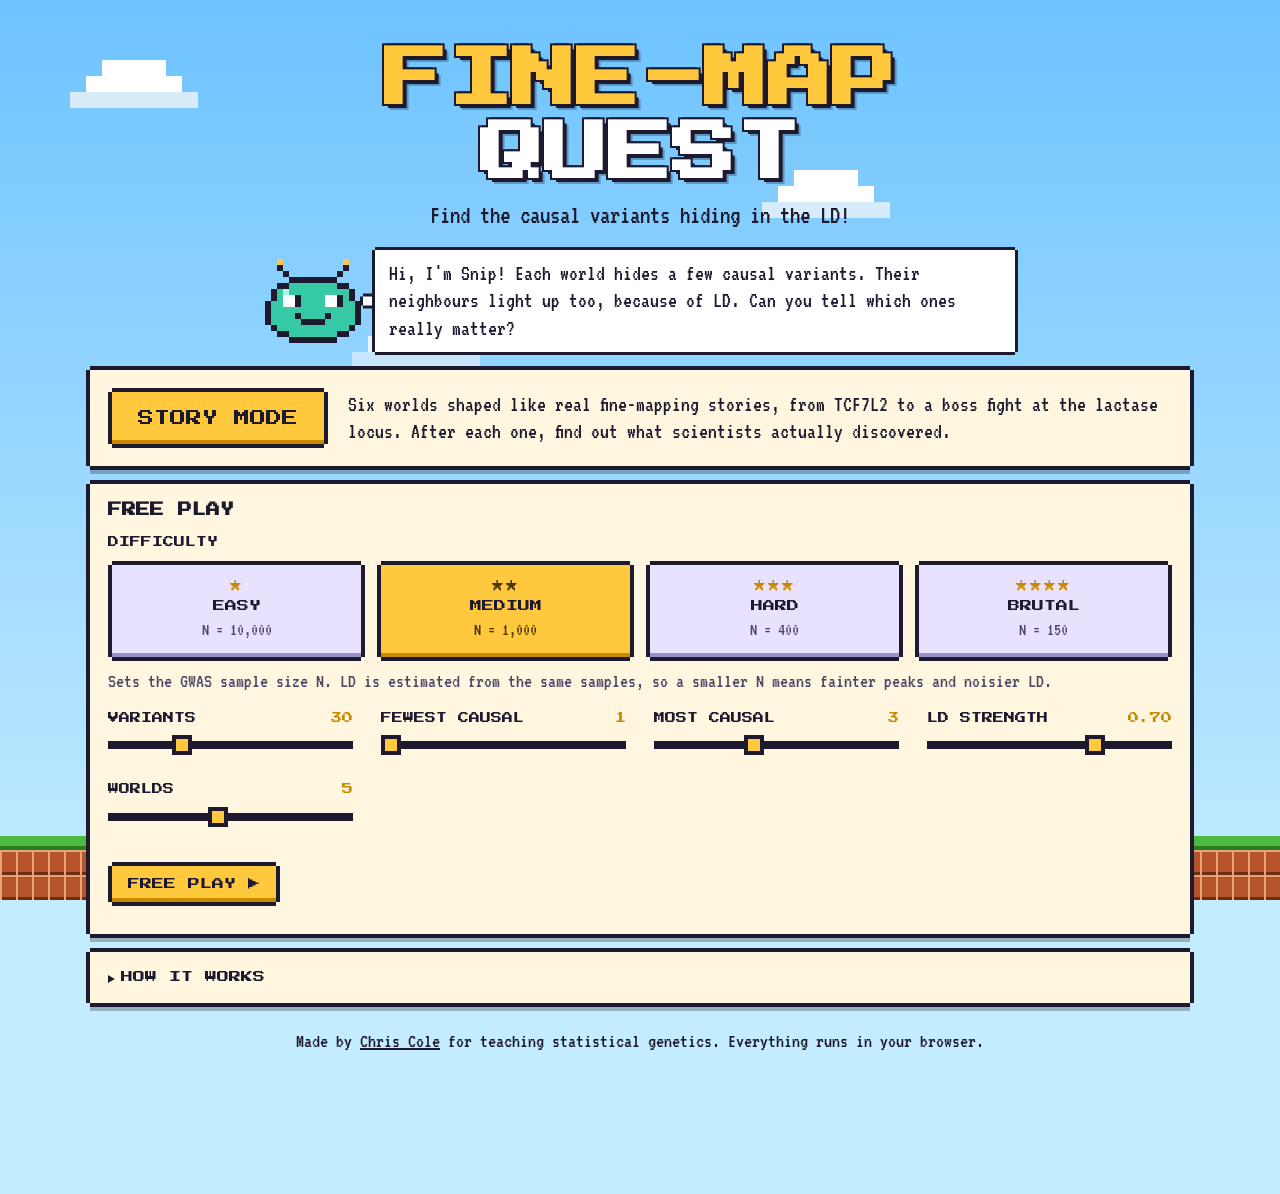
<file: index.html>
<!doctype html>
<html lang="en">
<head>
<meta charset="utf-8">
<meta name="viewport" content="width=device-width, initial-scale=1">
<title>Fine-map Quest</title>
<meta name="description" content="A pixel-art game about fine-mapping: find the causal variants hiding in the LD.">
<link rel="icon" type="image/png" href="icon.png">
<meta property="og:type" content="website">
<meta property="og:site_name" content="Chris Cole">
<meta property="og:url" content="https://chrisbcole.me/finemap-quest/">
<meta property="og:title" content="Fine-map Quest">
<meta property="og:description" content="Can you spot the causal variants hiding in the LD? A pixel-art game about fine-mapping. Beat STEP-BOT, play six real loci in story mode, or race your class.">
<meta property="og:image" content="https://chrisbcole.me/finemap-quest/og.png">
<meta property="og:image:width" content="1200">
<meta property="og:image:height" content="630">
<meta property="og:image:alt" content="Fine-map Quest: a green pixel mascot next to a GWAS plot with a flag on the tallest peak">
<meta name="twitter:card" content="summary_large_image">
<meta name="twitter:title" content="Fine-map Quest">
<meta name="twitter:description" content="Can you spot the causal variants hiding in the LD? A pixel-art game about fine-mapping.">
<meta name="twitter:image" content="https://chrisbcole.me/finemap-quest/og.png">
<link rel="preconnect" href="https://fonts.googleapis.com">
<link rel="preconnect" href="https://fonts.gstatic.com" crossorigin>
<link href="https://fonts.googleapis.com/css2?family=Press+Start+2P&family=VT323&display=swap" rel="stylesheet">
<link rel="stylesheet" href="style.css?v=2026111821087">
</head>
<body>
<div class="sky" aria-hidden="true"><div class="cloud c1"></div><div class="cloud c2"></div><div class="cloud c3"></div></div>

<main>
  <!-- Title -->
  <section id="title" class="screen">
    <h1 class="logo"><span>FINE-MAP</span><span>QUEST</span></h1>
    <p class="tagline">Find the causal variants hiding in the LD!</p>
    <div class="hero">
      <canvas class="sprite" id="hero-snip" width="16" height="14" aria-label="Snip, the game's mascot"></canvas>
      <div class="bubble">Hi, I'm Snip! Each world hides a few causal variants. Their neighbours light up too, because of LD. Can you tell which ones really matter?</div>
    </div>

    <div class="panel modes">
      <div class="mode">
        <button id="story" class="btn btn-gold big-btn">STORY MODE</button>
        <p>Six worlds shaped like real fine-mapping stories, from TCF7L2 to a boss fight at the lactase locus. After each one, find out what scientists actually discovered.</p>
      </div>
    </div>

    <div class="panel options">
      <h2>FREE PLAY</h2>
      <div class="opt-grid">
        <div class="opt">
          <span class="opt-label">DIFFICULTY</span>
          <div class="levels" id="levels" role="radiogroup" aria-label="Difficulty"></div>
          <p class="opt-help">Sets the GWAS sample size N. LD is estimated from the same samples, so a smaller N means fainter peaks and noisier LD.</p>
        </div>
        <div class="opt">
          <label for="s-variants" class="opt-label">VARIANTS <output id="o-variants"></output></label>
          <input id="s-variants" type="range" min="10" max="80" step="1" value="30">
        </div>
        <div class="opt">
          <label for="s-kmin" class="opt-label">FEWEST CAUSAL <output id="o-kmin"></output></label>
          <input id="s-kmin" type="range" min="1" max="6" step="1" value="1">
        </div>
        <div class="opt">
          <label for="s-kmax" class="opt-label">MOST CAUSAL <output id="o-kmax"></output></label>
          <input id="s-kmax" type="range" min="1" max="6" step="1" value="3">
        </div>
        <div class="opt">
          <label for="s-ld" class="opt-label">LD STRENGTH <output id="o-ld"></output></label>
          <input id="s-ld" type="range" min="0" max="1" step="0.05" value="0.7">
        </div>
        <div class="opt">
          <label for="s-rounds" class="opt-label">WORLDS <output id="o-rounds"></output></label>
          <input id="s-rounds" type="range" min="1" max="10" step="1" value="5">
        </div>
      </div>
      <div class="start-row">
        <button id="start" class="btn btn-gold">FREE PLAY ▶</button>
        <span class="hi" id="hi-score"></span>
      </div>
      <p class="code" id="seed-note"></p>
    </div>

    <details class="panel how">
      <summary>HOW IT WORKS</summary>
      <ul>
        <li><b>The region.</b> Each world is a stretch of genome with a few dozen variants. Nearby variants are inherited together (linkage disequilibrium, LD), so they're correlated: strongly when close, weakly when far apart, with patches where recombination broke things up. Variants are built from overlapping haplotype segments plus a chain along the region, so the LD decays with distance and is patchy, like real data.</li>
        <li><b>The phenotype.</b> A few variants are causal, each explaining 1–4% of the phenotype's variance, with random signs. The rest do nothing.</li>
        <li><b>What you see.</b> The GWAS: −log<sub>10</sub> p from testing each variant on its own. And the LD (r²) between variants, estimated from the same N samples, so it carries sampling noise of about 1/√N.</li>
        <li><b>Your rival.</b> STEP-BOT runs a stepwise conditional analysis: take the strongest variant, refit conditioning on it, and repeat while the best remaining one passes p &lt; 0.05 / variants.</li>
        <li><b>Hints.</b> Toggle on functional annotations (missense, promoter, enhancer) for every variant. Causal variants are more likely to carry one, as in real data, but most annotated variants are still bystanders. Using hints in a world costs 20% of its coins. Methods like PolyFun use annotations in the same way.</li>
        <li><b>Story mode.</b> Six worlds shaped like real loci, with what fine-mapping and follow-up work actually found. The data are simulated to echo each story; the LD and effect sizes aren't the real ones.</li>
        <li><b>Scoring.</b> Each world is worth 100 coins: twice the number you got right, divided by your picks plus the true causal variants (the F1 score). A wrong pick and a missed causal variant cost the same.</li>
        <li><b>Class mode.</b> The settings and a game code go in the link, so everyone who opens it plays the same worlds.</li>
      </ul>
    </details>
  </section>

  <!-- Game -->
  <section id="game" class="screen hidden">
    <div class="hud panel">
      <div class="hud-item"><span class="hud-k">WORLD</span><span class="hud-v" id="hud-world">1-1</span></div>
      <div class="hud-item"><span class="hud-k"><canvas class="coin" width="8" height="8"></canvas> COINS</span><span class="hud-v" id="hud-coins">0000</span></div>
      <div class="hud-item"><span class="hud-k">STEP-BOT</span><span class="hud-v" id="hud-bot">0000</span></div>
      <div class="hud-item"><span class="hud-k" id="hud-level-k">LEVEL</span><span class="hud-v" id="hud-level">MEDIUM</span></div>
      <button class="btn btn-small" id="mute" aria-pressed="false" title="Sound on or off">SOUND ON</button>
    </div>

    <div class="speaker">
      <canvas class="sprite small" id="game-snip" width="16" height="14" aria-hidden="true"></canvas>
      <div class="bubble" id="say"></div>
    </div>

    <div class="charts">
      <div class="panel screen-panel">
        <div class="chart-head">
          <p class="chart-title">GWAS <span>−log<sub>10</sub> p for each variant on its own</span></p>
          <button class="btn btn-small hint-btn" id="hint-btn" aria-pressed="false" title="Show what's known about each variant: missense, promoter or enhancer. Costs 20% of this world's coins.">HINTS OFF</button>
        </div>
        <svg id="scatter" viewBox="0 0 640 380" role="img" aria-label="Association plot"></svg>
        <div class="legend" id="scatter-legend"></div>
      </div>
      <div class="panel screen-panel">
        <p class="chart-title">LD <span>r² between variants</span></p>
        <canvas id="heat" aria-label="LD matrix"></canvas>
        <div class="colorbar"><span>0</span><span class="bar" id="colorbar"></span><span>1</span></div>
        <p class="ld-note" id="ld-note"></p>
        <label class="toggle hidden" id="true-ld-wrap"><input type="checkbox" id="true-ld"> SHOW TRUE LD</label>
      </div>
    </div>

    <div class="blocks" id="chips" aria-label="Variants: toggle your picks"></div>

    <div class="actions" id="actions">
      <button id="submit" class="btn btn-gold">LOCK IN!</button>
      <button id="clear" class="btn">CLEAR</button>
    </div>

    <div class="panel result hidden" id="reveal">
      <p class="banner" id="banner"></p>
      <div class="versus">
        <div><canvas class="sprite small" id="res-snip" width="16" height="14" aria-hidden="true"></canvas><span class="vs-name">YOU</span><span class="vs-score" id="vs-you"></span></div>
        <div class="vs">VS</div>
        <div><canvas class="sprite small" id="res-bot" width="12" height="12" aria-hidden="true"></canvas><span class="vs-name">STEP-BOT</span><span class="vs-score" id="vs-bot"></span></div>
      </div>
      <p id="reveal-truth"></p>
      <p id="reveal-step"></p>
      <div class="story-box hidden" id="reveal-story"><p class="story-head">THE REAL STORY</p><p id="story-text"></p>
        <p class="story-note">This world was simulated to echo the real locus; its LD and effect sizes aren't the real ones.</p></div>
      <button id="next" class="btn btn-gold">NEXT WORLD ▶</button>
    </div>
  </section>

  <!-- End -->
  <section id="results" class="screen hidden">
    <h1 class="logo small-logo"><span id="end-head">COURSE CLEAR!</span></h1>
    <div class="panel final">
      <div class="final-row">
        <canvas class="sprite" id="end-snip" width="16" height="14" aria-hidden="true"></canvas>
        <div>
          <p class="final-score"><canvas class="coin big" width="8" height="8"></canvas> <span id="final-score"></span></p>
          <p class="rank" id="final-title"></p>
          <p id="final-compare"></p>
          <p class="hi" id="final-hi"></p>
        </div>
      </div>
      <div class="table-scroll">
        <table>
          <thead><tr><th>WORLD</th><th>CAUSAL</th><th>YOUR PICKS</th><th class="num">YOU</th><th>STEP-BOT</th><th class="num">BOT</th></tr></thead>
          <tbody id="results-body"></tbody>
          <tfoot><tr><td colspan="3">TOTAL</td><td class="num" id="tot-you"></td><td></td><td class="num" id="tot-step"></td></tr></tfoot>
        </table>
      </div>
      <div class="end-actions">
        <button id="again" class="btn btn-gold">PLAY AGAIN</button>
        <button id="change" class="btn">MENU</button>
        <button id="share" class="btn">COPY LINK</button>
      </div>
    </div>
    <details class="panel how" open>
      <summary>WHY IS THIS HARD?</summary>
      <ul>
        <li>A variant in strong LD with a causal one carries almost the same signal, so the tallest peak is often a bystander.</li>
        <li>Two causal variants in LD can add up and make a bystander between them look strongest, or cancel out when their effects have opposite signs.</li>
        <li>LD estimated from a few hundred samples is noisy: variants can look linked, or unlinked, by chance.</li>
        <li>Conditioning on one causal variant makes its neighbours' signals vanish. Conditional analysis and fine-mapping methods (SuSiE, FINEMAP) build on that, but none of them can separate variants in near-perfect LD. That needs more samples, other populations, or functional data.</li>
      </ul>
    </details>
  </section>

  <footer>Made by <a href="https://chrisbcole.me">Chris Cole</a> for teaching statistical genetics. Everything runs in your browser.</footer>
</main>
<div class="ground" aria-hidden="true"></div>
<div id="tip" class="hidden"></div>

<script src="engine.js?v=2026111821087"></script>
<script src="stories.js?v=2026111821087"></script>
<script src="game.js?v=2026111821087"></script>
</body>
</html>
</file>
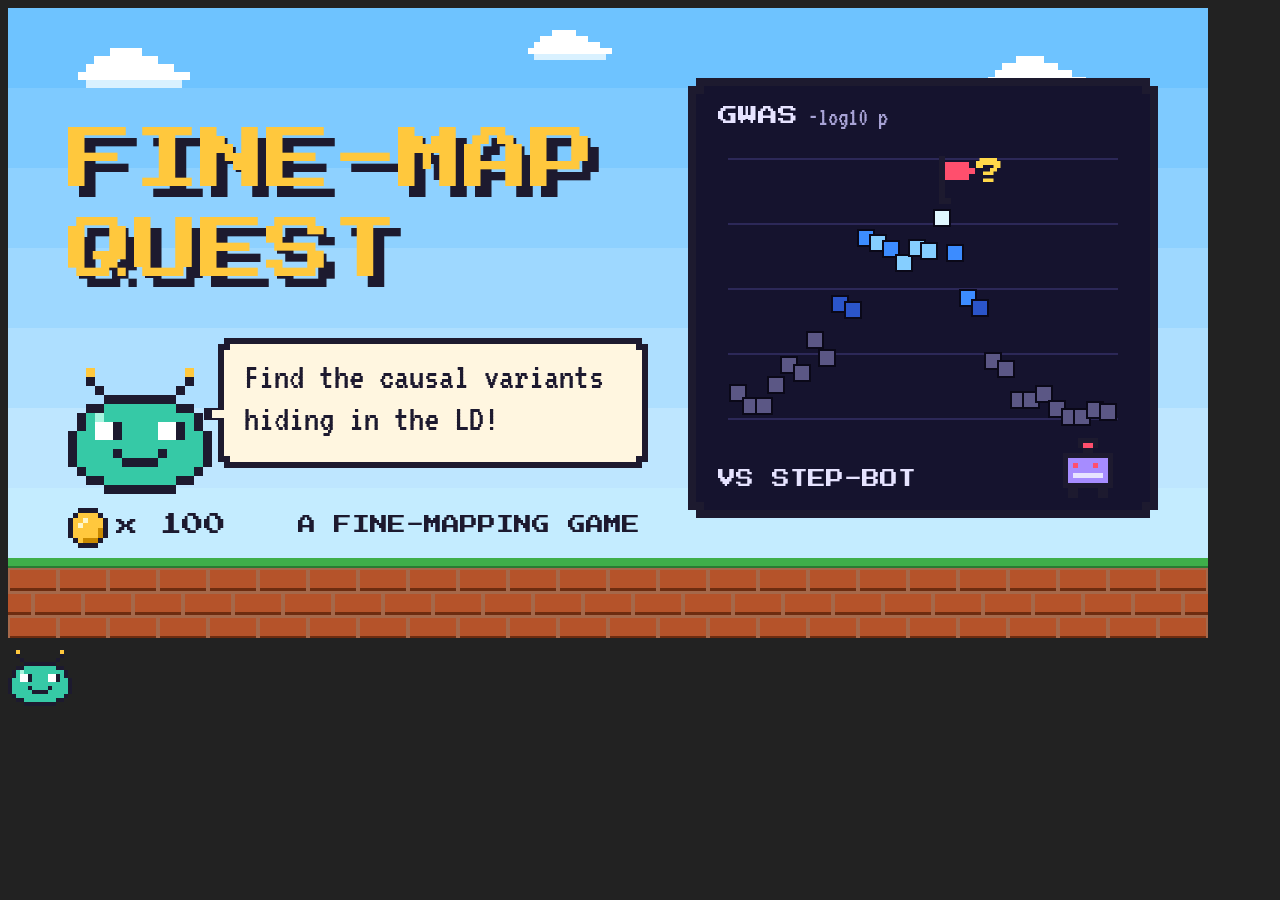
<file: tools/social-card.html>
<!doctype html>
<html lang="en">
<head>
<meta charset="utf-8">
<title>Fine-map Quest: social card</title>
<link href="https://fonts.googleapis.com/css2?family=Press+Start+2P&family=VT323&display=swap" rel="stylesheet">
<style>body { margin: 0; background: #222; } canvas { display: block; margin: 8px; }</style>
</head>
<body>
<!-- Draws og.png (the link preview) and icon.png (the favicon). Serve the repo root, open this page,
     and save each canvas (right-click, Save image as) into the repo root. -->
<canvas id="card" width="1200" height="630"></canvas>
<canvas id="icon" width="64" height="64"></canvas>
<script src="../engine.js"></script>
<script>
"use strict";
const SNIP = ["..a..........a..", "..k..........k..", "...k........k...", "....kkkkkkkk....", "..kkggggggggkk..",
  ".kglggggggggggk.", ".kgwwpggggwwpgk.", "kggwwpggggwwpggk", "kggggggggggggggk", "kggggmggggmggggk", "kgggggmmmmgggggk",
  ".kggggggggggggk.", "..kkggggggggkk..", "....kkkkkkkk...."];
const SNIP_C = { k: "#1d1a2f", g: "#36c9a6", l: "#a8f5e0", w: "#ffffff", p: "#1d1a2f", m: "#1d1a2f", a: "#ffc83d" };
const BOT = ["....kkkk....", "....kaak....", ".....kk.....", ".kkkkkkkkkk.", ".kssssssssk.", ".ksrsssrssk.", ".kssssssssk.",
  ".ksmmmmmmsk.", ".kssssssssk.", ".kkkkkkkkkk.", "..kk....kk..", "..kk....kk.."];
const BOT_C = { k: "#1d1a2f", a: "#ff4f6d", s: "#a68cff", r: "#ff4f6d", m: "#e6e3ff" };
const COIN = ["..kkkk..", ".kyyyyk.", "kyywyyyk", "kywyyyyk", "kyyyyyok", "kyyyyyok", ".kyoook.", "..kkkk.."];
const COIN_C = { k: "#1d1a2f", y: "#ffc83d", w: "#fff6c8", o: "#c98a00" };
const FLAG = ["k.....", "kffff.", "kfffff", "kffff.", "k.....", "k.....", "k.....", "kk...."];
const FLAG_C = { k: "#1d1a2f", f: "#ff4f6d" };
const CLOUD = ["....wwww......", "..wwwwwwww....", ".wwwwwwwwwww..", "wwwwwwwwwwwwww", ".ssssssssssss."];
const CLOUD_C = { w: "#ffffff", s: "#d9f1ff" };

function sprite(ctx, rows, colors, x, y, s) {
  rows.forEach((row, j) => [...row].forEach((ch, i) => {
    if (colors[ch]) { ctx.fillStyle = colors[ch]; ctx.fillRect(x + i * s, y + j * s, s, s); }
  }));
}
function text(ctx, str, x, y, size, fill, shadow, font = "Press Start 2P", align = "left") {
  ctx.font = `${size}px "${font}"`; ctx.textAlign = align; ctx.textBaseline = "top";
  if (shadow) { ctx.fillStyle = shadow; ctx.fillText(str, x + size / 6, y + size / 6); }
  ctx.fillStyle = fill; ctx.fillText(str, x, y);
}
// A panel with notched pixel corners and a thick dark edge, like the game's
function panel(ctx, x, y, w, h, fill, e = 6) {
  ctx.fillStyle = "#1d1a2f";
  ctx.fillRect(x + e, y, w - 2 * e, h); ctx.fillRect(x, y + e, w, h - 2 * e);
  ctx.fillStyle = fill;
  ctx.fillRect(x + 2 * e, y + e, w - 4 * e, h - 2 * e); ctx.fillRect(x + e, y + 2 * e, w - 2 * e, h - 4 * e);
}

function card() {
  const c = document.getElementById("card"), ctx = c.getContext("2d");
  ctx.imageSmoothingEnabled = false;
  // Sky in bands, as a pixel game would draw a gradient
  const bands = ["#6ec3ff", "#7ecaff", "#8ed1ff", "#9ed8ff", "#aedfff", "#bee6ff", "#c4ecff"];
  bands.forEach((col, i) => { ctx.fillStyle = col; ctx.fillRect(0, i * 80, 1200, 80); });
  sprite(ctx, CLOUD, CLOUD_C, 70, 40, 8);
  sprite(ctx, CLOUD, CLOUD_C, 520, 22, 6);
  sprite(ctx, CLOUD, CLOUD_C, 980, 48, 7);

  // Brick ground
  const gy = 560;
  ctx.fillStyle = "#3fae4a"; ctx.fillRect(0, gy - 10, 1200, 10);
  ctx.fillStyle = "#2a7a33"; ctx.fillRect(0, gy - 2, 1200, 2);
  ctx.fillStyle = "#a5684a"; ctx.fillRect(0, gy, 1200, 70);
  for (let r = 0; r < 3; r++) for (let i = -1; i < 26; i++) {
    const x = i * 50 + (r % 2 ? 25 : 0), y = gy + 2 + r * 24;
    ctx.fillStyle = "#b5532a"; ctx.fillRect(x + 2, y, 46, 21);
    ctx.fillStyle = "#6d2c10"; ctx.fillRect(x + 2, y + 18, 46, 3);
  }

  // Title
  text(ctx, "FINE-MAP", 60, 120, 66, "#ffc83d", "#1d1a2f");
  text(ctx, "QUEST", 60, 210, 66, "#ffc83d", "#1d1a2f");
  // Tagline in a speech panel next to Snip
  panel(ctx, 210, 330, 430, 130, "#fff6e0");
  text(ctx, "Find the causal variants", 236, 350, 38, "#1d1a2f", null, "VT323");
  text(ctx, "hiding in the LD!", 236, 392, 38, "#1d1a2f", null, "VT323");
  ctx.fillStyle = "#1d1a2f"; ctx.fillRect(196, 400, 16, 12);
  ctx.fillStyle = "#fff6e0"; ctx.fillRect(204, 402, 12, 8);
  sprite(ctx, SNIP, SNIP_C, 60, 360, 9); // Snip, 144 x 126
  sprite(ctx, COIN, COIN_C, 60, 500, 5);
  text(ctx, "x 100", 108, 506, 22, "#1d1a2f");
  text(ctx, "A FINE-MAPPING GAME", 290, 508, 18, "#1d1a2f");

  // The GWAS screen: a real simulated world
  const px = 680, py = 70, pw = 470, ph = 440;
  panel(ctx, px, py, pw, ph, "#15132e", 8);
  text(ctx, "GWAS", px + 30, py + 28, 20, "#e6e3ff");
  text(ctx, "-log10 p", px + 120, py + 26, 26, "#a8a3d6", null, "VT323");
  // A world where several linked variants share the top of the peak, which is the whole puzzle
  const rand = mulberry32(11);
  let cur;
  for (let t = 0; t < 200; t++) {
    cur = simulate({ variants: 30, samples: 2500, ld: 0.9, causal: [14], effects: [0.025], extra: [{ centre: 14, width: 4, amp: 2.5 }] }, rand);
    const top = Math.max(...cur.nlp);
    if (cur.nlp.filter((v) => v > 0.75 * top).length >= 4 && cur.nlp.indexOf(top) !== 14) break;
  }
  const ax = px + 40, ay = py + 80, aw = pw - 80, ah = ph - 180;
  ctx.fillStyle = "#2c2858";
  for (let k = 0; k <= 4; k++) ctx.fillRect(ax, ay + (ah * k) / 4, aw, 2);
  const top = Math.max(...cur.nlp) * 1.3;
  const X = (j) => ax + 10 + (j * (aw - 20)) / (cur.m - 1), Y = (v) => ay + ah - (v / top) * ah;
  const lead = cur.nlp.indexOf(Math.max(...cur.nlp));
  const ld = ["#5b5785", "#2b55c9", "#3c8cff", "#85ceff", "#e0f7ff"];
  cur.nlp.forEach((v, j) => {
    const r2 = cur.R[lead * cur.m + j] ** 2, col = ld[Math.min(4, Math.floor(r2 * 5))];
    const x = Math.round(X(j)) - 7, y = Math.round(Y(v)) - 7;
    ctx.fillStyle = "#0a0818"; ctx.fillRect(x - 2, y - 2, 18, 18);
    ctx.fillStyle = col; ctx.fillRect(x, y, 14, 14);
  });
  // A flag on the tallest peak, and a question mark: is it really causal?
  sprite(ctx, FLAG, FLAG_C, Math.round(X(lead)) - 3, Math.round(Y(cur.nlp[lead])) - 62, 6);
  text(ctx, "?", Math.round(X(lead)) + 34, Math.round(Y(cur.nlp[lead])) - 60, 28, "#ffd84a");
  // STEP-BOT, the rival, by the screen
  text(ctx, "VS STEP-BOT", px + 30, py + ph - 48, 18, "#e6e3ff");
  sprite(ctx, BOT, BOT_C, px + pw - 100, py + ph - 80, 5);
}

function icon() {
  const c = document.getElementById("icon"), ctx = c.getContext("2d");
  sprite(ctx, SNIP, SNIP_C, 0, 4, 4);
}

document.fonts.load('66px "Press Start 2P"').then(() => document.fonts.load('38px "VT323"')).then(() => { card(); icon(); });
</script>
</body>
</html>
</file>
<file: style.css>
:root {
  --sky-top: #6ec3ff;
  --sky-bottom: #c4ecff;
  --cloud: #ffffff;
  --cloud-shade: #d6ecfa;
  --panel: #fff6e0;
  --panel-ink: #1d1a2f;
  --panel-ink-2: #4d4766;
  --edge: #1d1a2f;
  --gold: #ffc83d;
  --gold-dark: #c98a00;
  --btn: #e9e2ff;
  --btn-dark: #9a8fc7;
  --brick: #b5532a;
  --brick-dark: #6d2c10;
  --mortar: #e5a476;
  --grass: #4cbb3f;
  --grass-dark: #2b7d24;
  /* The chart screens are dark, so marks glow */
  --screen: #15132e;
  --screen-grid: #2c2858;
  --screen-ink: #e6e3ff;
  --screen-ink-2: #a8a3d6;
  --point: #d9d6f5;
  --flag: #ff4f6d;
  --good: #46d160;
  --bad: #ff5a4f;
  --bot: #a68cff;
  --star: #ffd84a;
  --ld0: #5b5785; --ld1: #2b55c9; --ld2: #3c8cff; --ld3: #85ceff; --ld4: #e0f7ff;
}
@media (prefers-color-scheme: dark) {
  :root:not([data-theme="light"]) {
    --sky-top: #0d0b2a;
    --sky-bottom: #2b2466;
    --cloud: #3c3780;
    --cloud-shade: #2f2a6a;
    --panel: #26224a;
    --panel-ink: #f3efff;
    --panel-ink-2: #bdb6e8;
    --edge: #0a0818;
    --btn: #3d3775;
    --btn-dark: #1b1840;
    --brick: #7d3a20;
    --brick-dark: #3e1a0a;
    --mortar: #a5684a;
    --grass: #2e7d2a;
    --grass-dark: #1b4f18;
  }
}
:root[data-theme="dark"] {
  --sky-top: #0d0b2a; --sky-bottom: #2b2466; --cloud: #3c3780; --cloud-shade: #2f2a6a;
  --panel: #26224a; --panel-ink: #f3efff; --panel-ink-2: #bdb6e8; --edge: #0a0818;
  --btn: #3d3775; --btn-dark: #1b1840; --brick: #7d3a20; --brick-dark: #3e1a0a; --mortar: #a5684a;
  --grass: #2e7d2a; --grass-dark: #1b4f18;
}

* { box-sizing: border-box; }
html { background: var(--sky-bottom); }
body {
  margin: 0; min-height: 100vh; color: var(--panel-ink);
  background: linear-gradient(var(--sky-top), var(--sky-bottom)) fixed;
  font-family: "VT323", ui-monospace, monospace; font-size: 22px; line-height: 1.25;
  image-rendering: pixelated;
}
.pixel, h1, h2, .btn, .hud, .opt-label, .chart-title, .banner, .rank, .final-score, th, summary, .levels, .toggle, .vs-name, .vs, .blocks, .start-row .hi {
  font-family: "Press Start 2P", ui-monospace, monospace;
}
a { color: inherit; }
main { position: relative; z-index: 1; max-width: 1140px; margin: 0 auto; padding: 24px 16px 140px; }
.hidden { display: none !important; }

/* Sky decoration */
.sky { position: fixed; inset: 0; pointer-events: none; overflow: hidden; z-index: 0; }
.cloud {
  position: absolute; width: 16px; height: 16px; background: var(--cloud);
  box-shadow:
    16px 0 var(--cloud), 32px 0 var(--cloud), 48px 0 var(--cloud),
    -16px 16px var(--cloud), 0 16px var(--cloud), 16px 16px var(--cloud), 32px 16px var(--cloud), 48px 16px var(--cloud), 64px 16px var(--cloud),
    -32px 32px var(--cloud-shade), -16px 32px var(--cloud-shade), 0 32px var(--cloud-shade), 16px 32px var(--cloud-shade), 32px 32px var(--cloud-shade), 48px 32px var(--cloud-shade), 64px 32px var(--cloud-shade), 80px 32px var(--cloud-shade);
  animation: drift 90s linear infinite;
}
.c1 { top: 60px; left: 8%; }
.c2 { top: 170px; left: 62%; animation-duration: 120s; }
.c3 { top: 320px; left: 30%; animation-duration: 150s; opacity: 0.8; }
@keyframes drift { from { transform: translateX(-30vw); } to { transform: translateX(110vw); } }
@media (prefers-reduced-motion: reduce) { .cloud { animation: none; } }
.ground {
  position: fixed; left: 0; right: 0; bottom: 0; height: 64px; z-index: 0;
  background:
    linear-gradient(var(--grass) 0 10px, var(--grass-dark) 10px 14px, transparent 14px),
    linear-gradient(var(--mortar) 0 2px, transparent 2px) 0 14px / 32px 25px,
    linear-gradient(90deg, var(--mortar) 0 2px, transparent 2px) 0 14px / 32px 50px,
    linear-gradient(90deg, var(--mortar) 0 2px, transparent 2px) 16px 39px / 32px 50px,
    linear-gradient(var(--brick) 0 22px, var(--brick-dark) 22px 25px) 0 14px / 100% 25px;
}

/* Pixel panels: square corners notched with box-shadows */
.panel {
  background: var(--panel); color: var(--panel-ink); padding: 18px; margin: 18px 4px;
  box-shadow:
    0 -4px 0 0 var(--edge), 0 4px 0 0 var(--edge), -4px 0 0 0 var(--edge), 4px 0 0 0 var(--edge),
    0 8px 0 0 rgba(0, 0, 0, 0.25);
}
h2 { font-size: 14px; margin: 0 0 16px; }

/* Title */
.logo { text-align: center; margin: 20px 0 6px; line-height: 1.15; }
.logo span {
  display: block; font-size: clamp(28px, 7vw, 64px); color: var(--gold);
  text-shadow: 4px 4px 0 var(--edge), -2px -2px 0 var(--edge), 2px -2px 0 var(--edge), -2px 2px 0 var(--edge), 6px 6px 0 rgba(0,0,0,0.25);
}
.logo span + span { color: #ffffff; }
.small-logo span { font-size: clamp(22px, 5vw, 44px); }
.tagline { text-align: center; font-size: 26px; margin: 8px 0 18px; color: var(--edge); }
@media (prefers-color-scheme: dark) { :root:not([data-theme="light"]) .tagline { color: var(--panel-ink); } }
.hero, .speaker { display: flex; gap: 14px; align-items: center; justify-content: center; margin: 8px 0; }
.speaker { justify-content: flex-start; }
.sprite { width: 96px; height: 84px; image-rendering: pixelated; flex: none; }
.sprite.small { width: 56px; height: 49px; }
#res-bot.small { width: 48px; height: 48px; }
.hero .sprite { animation: hop 1.4s steps(2) infinite; }
@keyframes hop { 50% { transform: translateY(-8px); } }
@media (prefers-reduced-motion: reduce) { .hero .sprite { animation: none; } }
.bubble {
  position: relative; background: #ffffff; color: #1d1a2f; padding: 10px 14px; max-width: 640px;
  box-shadow: 0 -3px 0 0 var(--edge), 0 3px 0 0 var(--edge), -3px 0 0 0 var(--edge), 3px 0 0 0 var(--edge);
}
.bubble::before {
  content: ""; position: absolute; left: -12px; top: 50%; width: 9px; height: 9px; background: #ffffff;
  box-shadow: -3px 0 0 var(--edge), 0 -3px 0 var(--edge), 0 3px 0 var(--edge); transform: translateY(-50%);
}

/* Options */
.opt-grid { display: grid; grid-template-columns: repeat(auto-fit, minmax(230px, 1fr)); gap: 18px 28px; }
.opt:first-child { grid-column: 1 / -1; }
.opt-label { display: flex; justify-content: space-between; font-size: 11px; gap: 8px; }
.opt-label output { color: var(--gold-dark); }
@media (prefers-color-scheme: dark) { :root:not([data-theme="light"]) .opt-label output { color: var(--gold); } }
.opt-help { margin: 8px 0 0; color: var(--panel-ink-2); font-size: 20px; }
.levels { display: grid; grid-template-columns: repeat(4, minmax(0, 1fr)); gap: 12px; margin-top: 12px; }
.level { font-size: 11px; padding: 12px 6px; line-height: 1.6; }
.level small { display: block; font-family: "VT323", monospace; font-size: 18px; color: var(--panel-ink-2); }
.level .stars { color: var(--gold-dark); letter-spacing: 2px; }
.level[aria-checked="true"] { background: var(--gold); color: #1d1a2f; box-shadow: 0 -4px 0 0 var(--edge), 0 4px 0 0 var(--edge), -4px 0 0 0 var(--edge), 4px 0 0 0 var(--edge), inset 0 -4px 0 var(--gold-dark); }
.level[aria-checked="true"] small, .level[aria-checked="true"] .stars { color: #4a3500; }
@media (max-width: 560px) { .levels { grid-template-columns: repeat(2, 1fr); } }

input[type=range] { -webkit-appearance: none; appearance: none; width: 100%; height: 24px; background: transparent; margin: 8px 0 0; cursor: pointer; }
input[type=range]::-webkit-slider-runnable-track { height: 8px; background: var(--edge); }
input[type=range]::-moz-range-track { height: 8px; background: var(--edge); }
input[type=range]::-webkit-slider-thumb { -webkit-appearance: none; width: 20px; height: 20px; margin-top: -6px; background: var(--gold); border: 4px solid var(--edge); border-radius: 0; }
input[type=range]::-moz-range-thumb { width: 12px; height: 12px; background: var(--gold); border: 4px solid var(--edge); border-radius: 0; }
input[type=range]:focus-visible { outline: 3px dashed var(--flag); outline-offset: 4px; }

.start-row { display: flex; gap: 20px; align-items: center; flex-wrap: wrap; margin-top: 26px; }
.hi { font-size: 12px; line-height: 1.6; color: var(--panel-ink-2); }
.code { font-size: 20px; color: var(--panel-ink-2); margin: 10px 0 0; }

/* Buttons: chunky, press down on click */
.btn {
  font-size: 12px; padding: 12px 16px; cursor: pointer; border: none; border-radius: 0;
  background: var(--btn); color: var(--panel-ink);
  box-shadow: 0 -4px 0 0 var(--edge), 0 4px 0 0 var(--edge), -4px 0 0 0 var(--edge), 4px 0 0 0 var(--edge), inset 0 -4px 0 var(--btn-dark);
  margin: 4px;
}
.btn:hover { filter: brightness(1.06); }
.btn:active { transform: translateY(3px); box-shadow: 0 -4px 0 0 var(--edge), 0 4px 0 0 var(--edge), -4px 0 0 0 var(--edge), 4px 0 0 0 var(--edge); }
.btn:focus-visible { outline: 3px dashed var(--flag); outline-offset: 6px; }
.btn:disabled { opacity: 0.5; cursor: default; transform: none; }
.btn-gold { background: var(--gold); color: #1d1a2f; box-shadow: 0 -4px 0 0 var(--edge), 0 4px 0 0 var(--edge), -4px 0 0 0 var(--edge), 4px 0 0 0 var(--edge), inset 0 -4px 0 var(--gold-dark); }
.big-btn { font-size: 16px; padding: 18px 26px; animation: blink 1.2s steps(1) infinite; }
@keyframes blink { 50% { color: #8a5d00; } }
@media (prefers-reduced-motion: reduce) { .big-btn { animation: none; } }
.btn-small { font-size: 9px; padding: 8px 10px; }

/* How it works */
.how summary { font-size: 12px; cursor: pointer; }
.how ul { margin: 14px 0 0; padding-left: 22px; }
.how li { margin: 0 0 10px; max-width: 90ch; }

/* HUD */
.hud { display: flex; justify-content: space-between; align-items: center; gap: 12px; flex-wrap: wrap; padding: 12px 18px; }
.hud-item { display: flex; flex-direction: column; gap: 6px; }
.hud-k { font-size: 9px; color: var(--panel-ink-2); display: flex; gap: 6px; align-items: center; }
.hud-v { font-size: 15px; font-variant-numeric: tabular-nums; }
.coin { width: 16px; height: 16px; image-rendering: pixelated; }
.coin.big { width: 32px; height: 32px; vertical-align: -4px; }

/* Charts */
.charts { display: grid; grid-template-columns: minmax(0, 3fr) minmax(0, 2fr); gap: 8px 20px; }
@media (max-width: 860px) { .charts { grid-template-columns: 1fr; } }
.screen-panel { background: var(--screen); color: var(--screen-ink); }
.chart-title { font-size: 11px; margin: 0 0 10px; color: var(--gold); }
.chart-title span { font-family: "VT323", monospace; font-size: 18px; color: var(--screen-ink-2); margin-left: 6px; }
#scatter { width: 100%; display: block; shape-rendering: crispEdges; }
svg text { fill: var(--screen-ink-2); font-family: "VT323", monospace; font-size: 18px; }
svg .axis-title { fill: var(--screen-ink-2); font-size: 19px; }
svg .mark-label { font-family: "Press Start 2P", monospace; font-size: 9px; fill: var(--screen-ink); }
.legend { display: flex; gap: 14px; flex-wrap: wrap; font-size: 18px; color: var(--screen-ink-2); margin-top: 6px; min-height: 26px; align-items: center; }
.legend .sw { display: inline-block; width: 12px; height: 12px; vertical-align: -1px; margin-right: 5px; }
#heat { width: 100%; aspect-ratio: 1 / 1; display: block; cursor: crosshair; image-rendering: pixelated; }
.colorbar { display: flex; align-items: center; gap: 8px; font-size: 18px; color: var(--screen-ink-2); margin-top: 8px; }
.colorbar .bar { flex: 1; height: 12px; max-width: 220px; }
.ld-note { color: var(--screen-ink-2); font-size: 18px; margin: 6px 0 0; }
.toggle { display: inline-flex; gap: 8px; align-items: center; font-size: 10px; margin-top: 10px; cursor: pointer; color: var(--gold); }
.toggle input { width: 18px; height: 18px; accent-color: var(--gold); }

/* Variant blocks */
.blocks { display: flex; flex-wrap: wrap; gap: 10px; margin: 18px 4px; }
.block {
  font: inherit; font-size: 9px; min-width: 44px; padding: 9px 4px; cursor: pointer; border: none; border-radius: 0;
  background: var(--btn); color: var(--panel-ink);
  box-shadow: 0 -3px 0 0 var(--edge), 0 3px 0 0 var(--edge), -3px 0 0 0 var(--edge), 3px 0 0 0 var(--edge), inset 0 -3px 0 var(--btn-dark);
}
.block[aria-pressed="true"] { background: var(--flag); color: #ffffff; box-shadow: 0 -3px 0 0 var(--edge), 0 3px 0 0 var(--edge), -3px 0 0 0 var(--edge), 3px 0 0 0 var(--edge), inset 0 -3px 0 #a3203a; }
.block.correct { background: var(--good); color: #0b2a10; }
.block.wrong { background: var(--bad); color: #ffffff; }
.block.missed { background: var(--star); color: #1d1a2f; outline: 3px dashed var(--edge); outline-offset: 3px; }
.block:disabled { cursor: default; }
.block:focus-visible { outline: 3px dashed var(--flag); outline-offset: 4px; }
.actions { display: flex; gap: 14px; margin: 8px 4px; flex-wrap: wrap; }

/* Round result */
.result { text-align: center; }
.banner { font-family: "Press Start 2P", monospace; font-size: clamp(22px, 4vw, 34px); margin: 6px 0 14px; color: var(--gold); text-shadow: 3px 3px 0 var(--edge); }
.versus { display: flex; justify-content: center; align-items: center; gap: 24px; margin-bottom: 12px; }
.versus > div { display: flex; flex-direction: column; align-items: center; gap: 6px; }
.vs { font-size: 14px; color: var(--panel-ink-2); }
.vs-name { font-size: 10px; }
.vs-score { font-family: "Press Start 2P", monospace; font-size: 18px; }
.result p { margin: 6px auto; max-width: 70ch; }
.pop { animation: pop 0.35s steps(3); }
@keyframes pop { 0% { transform: scale(0.6); } 60% { transform: scale(1.15); } 100% { transform: scale(1); } }
@media (prefers-reduced-motion: reduce) { .pop { animation: none; } }

/* End */
.final-row { display: flex; gap: 22px; align-items: center; flex-wrap: wrap; }
.final-row p { margin: 4px 0; }
.final-score { font-size: clamp(24px, 5vw, 40px); }
.rank { font-size: 14px; color: var(--gold-dark); line-height: 1.6; }
@media (prefers-color-scheme: dark) { :root:not([data-theme="light"]) .rank { color: var(--gold); } }
.table-scroll { overflow-x: auto; margin: 18px 0; }
table { border-collapse: collapse; width: 100%; font-size: 21px; font-variant-numeric: tabular-nums; }
th { font-size: 9px; text-align: left; padding: 10px 8px; border-bottom: 4px solid var(--edge); }
td { padding: 6px 8px; border-bottom: 2px dashed var(--panel-ink-2); }
.num { text-align: right; }
tfoot td { border-bottom: none; font-family: "Press Start 2P", monospace; font-size: 11px; padding-top: 12px; }
.end-actions { display: flex; gap: 14px; flex-wrap: wrap; }

#tip {
  position: fixed; pointer-events: none; z-index: 10; background: #ffffff; color: #1d1a2f; padding: 6px 10px;
  font-size: 20px; white-space: nowrap; font-variant-numeric: tabular-nums;
  box-shadow: 0 -3px 0 0 #1d1a2f, 0 3px 0 0 #1d1a2f, -3px 0 0 0 #1d1a2f, 3px 0 0 0 #1d1a2f;
}
footer { text-align: center; font-size: 20px; margin-top: 26px; }

/* Story mode and hints */
.modes .mode { display: flex; gap: 20px; align-items: center; flex-wrap: wrap; }
.modes .mode p { margin: 0; flex: 1; min-width: 240px; }
.chart-head { display: flex; justify-content: space-between; align-items: flex-start; gap: 10px; flex-wrap: wrap; }
.hint-btn[aria-pressed="true"] { background: #f2a7d8; color: #1d1a2f; box-shadow: 0 -4px 0 0 var(--edge), 0 4px 0 0 var(--edge), -4px 0 0 0 var(--edge), 4px 0 0 0 var(--edge), inset 0 -4px 0 #b0648f; }
svg .badge { font-family: "Press Start 2P", monospace; font-size: 8px; fill: #1d1a2f; }
.story-box { text-align: left; background: var(--screen); color: var(--screen-ink); padding: 14px 18px; margin: 14px auto; max-width: 75ch; }
.story-head { font-family: "Press Start 2P", monospace; font-size: 11px; color: var(--gold); margin: 0 0 8px !important; }
.story-note { color: var(--screen-ink-2); font-size: 18px; }
.result .story-box p { margin: 6px 0; max-width: none; }
/* Taps act at once: no double-tap zoom delay on the plot, the matrix or buttons */
#scatter, #heat, .btn, .block { touch-action: manipulation; }
</file>
